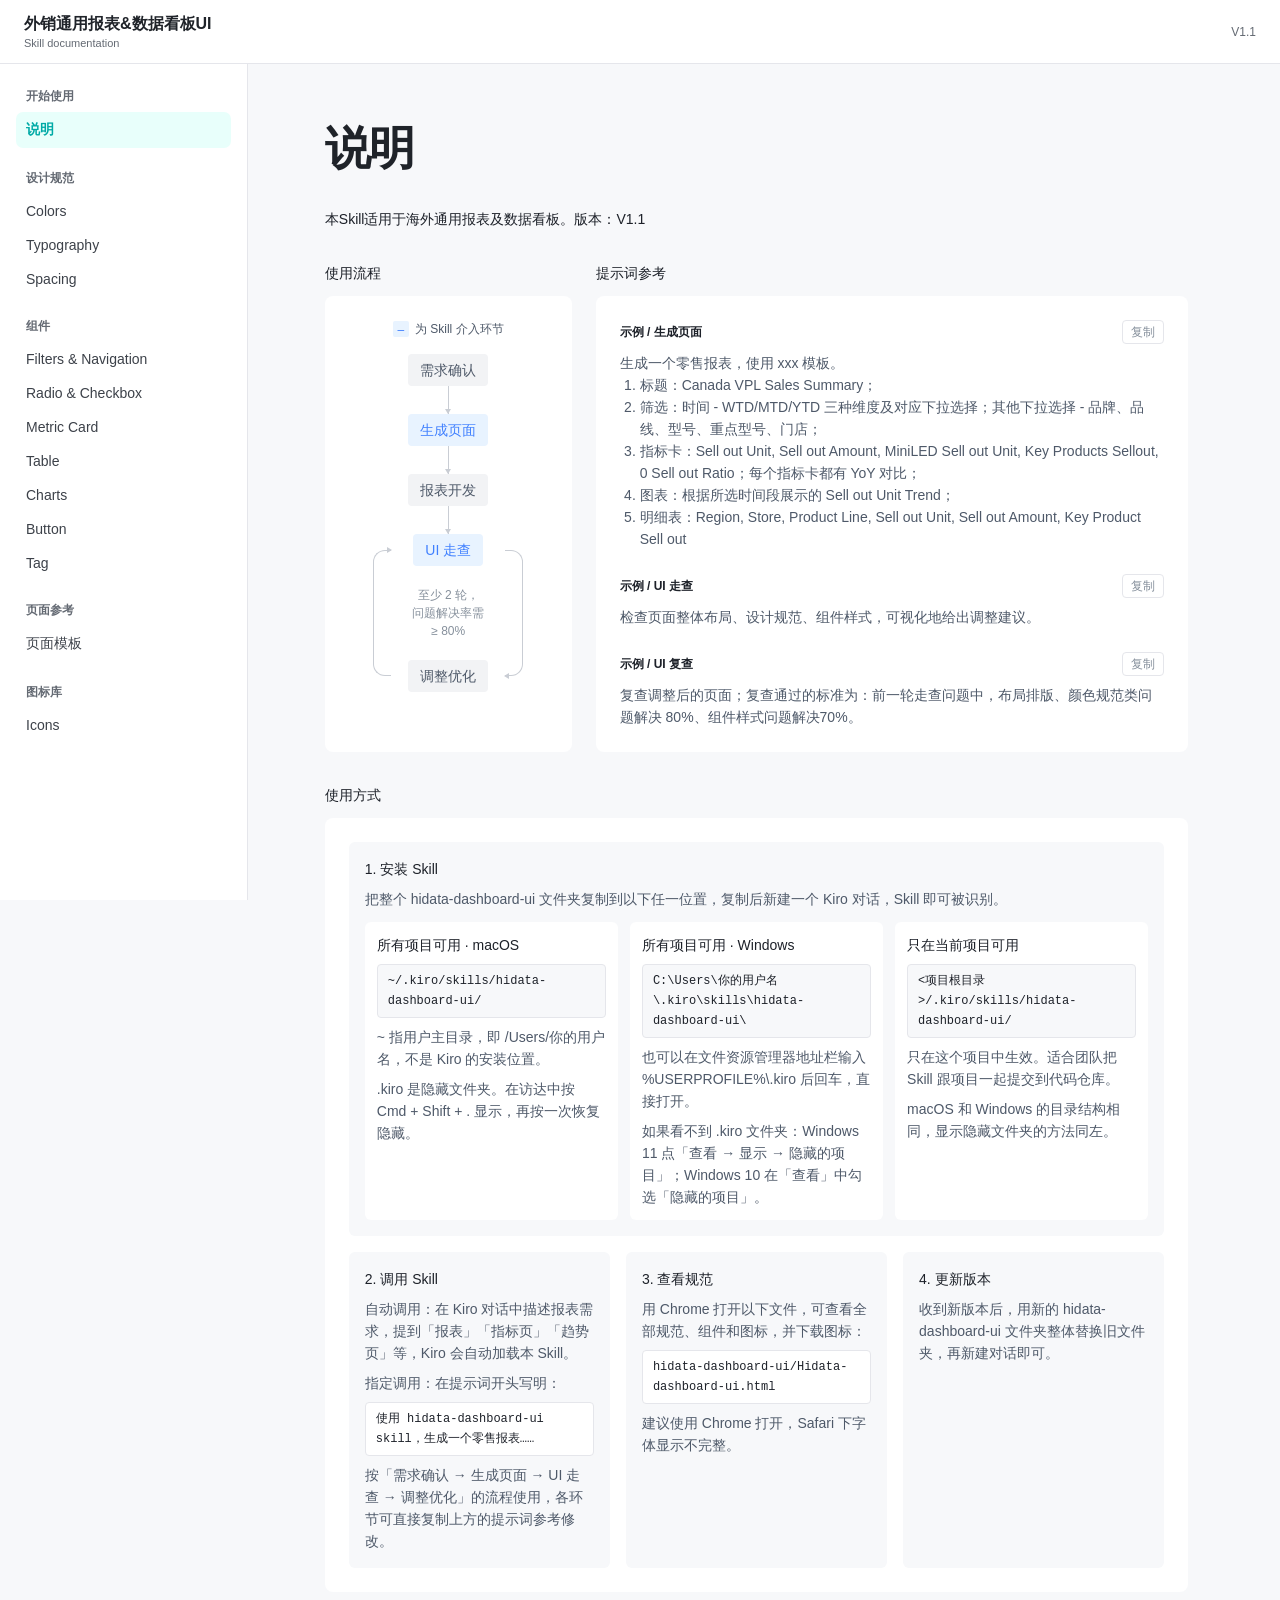
<file: site/index.html>
<!doctype html>
<html lang="zh-CN">
  <head>
    <meta charset="UTF-8" />
    <meta name="viewport" content="width=device-width, initial-scale=1" />
    <meta
      name="description"
      content="外销通用报表&数据看板UI 设计规范、组件、页面参考与图标库"
    />
    <title>外销通用报表&数据看板UI</title>
    <link rel="stylesheet" href="./styles.css" />
  </head>
  <body>
    <a class="skip-link" href="#main-content">跳到主要内容</a>
    <header class="topbar">
      <button
        class="nav-toggle"
        id="nav-toggle"
        type="button"
        aria-label="打开目录"
        aria-controls="sidebar"
        aria-expanded="false"
      >
        <span aria-hidden="true">☰</span>
      </button>
      <a class="brand" href="#getting-started" aria-label="外销通用报表&数据看板UI 首页">
        <span>
          <strong>外销通用报表&数据看板UI</strong>
          <small>Skill documentation</small>
        </span>
      </a>
      <span class="version" id="version"></span>
    </header>

    <div class="shell">
      <aside class="sidebar" id="sidebar" aria-label="文档目录">
        <nav id="navigation"></nav>
      </aside>
      <main class="content" id="main-content" tabindex="-1">
        <div id="page"></div>
      </main>
    </div>

    <div class="toast" id="toast" role="status" aria-live="polite"></div>

    <script src="./icons.js"></script>
    <script src="./catalog.js"></script>
    <script src="./app.js"></script>
  </body>
</html>
</file>
<file: site/styles.css>
/* English: Inter, one face per weight. */
@font-face {
  font-family: "Report Inter";
  font-weight: 400;
  src: local("Inter-Regular"), local("Inter Regular");
}

@font-face {
  font-family: "Report Inter";
  font-weight: 500;
  src: local("Inter-Medium"), local("Inter Medium");
}

@font-face {
  font-family: "Report Inter";
  font-weight: 700;
  src: local("Inter-Bold"), local("Inter Bold");
}

/* Chinese: Alibaba PuHuiTi, one face per weight (1.0 and 2.0 names). Also covers Latin and digits when Inter is missing. */
@font-face {
  font-family: "Report CN";
  font-weight: 400;
  src: local("AlibabaPuHuiTi-Regular"), local("Alibaba PuHuiTi Regular"),
    local("AlibabaPuHuiTi_2_55_Regular"), local("Alibaba PuHuiTi 2 55 Regular");
}

@font-face {
  font-family: "Report CN";
  font-weight: 500;
  src: local("AlibabaPuHuiTi-Medium"), local("Alibaba PuHuiTi Medium"),
    local("AlibabaPuHuiTi_2_65_Medium"), local("Alibaba PuHuiTi 2 65 Medium");
}

@font-face {
  font-family: "Report CN";
  font-weight: 700;
  src: local("AlibabaPuHuiTi-Bold"), local("Alibaba PuHuiTi Bold"),
    local("AlibabaPuHuiTi_2_85_Bold"), local("Alibaba PuHuiTi 2 85 Bold");
}

/* Primary data: D-DIN-PRO Bold only. */
@font-face {
  font-family: "Report Data";
  font-weight: 700;
  src: local("D-DIN-PRO-Bold"), local("D-DIN-PRO Bold");
}

:root {
  color-scheme: light;
  --shell-header: 64px;
  --shell-sidebar: 248px;
  --shell-bg: #f7f8fa;
  --shell-surface: #ffffff;
  --shell-text: #1f2329;
  --shell-muted: #646a73;
  --shell-border: #e5e6eb;
  --shell-accent: #315efb;
  --shell-accent-soft: #eef3ff;
  --shell-radius: 10px;
  font-family: "Report Inter", "Report CN", -apple-system, BlinkMacSystemFont, "Segoe UI", "PingFang SC", "Microsoft YaHei", sans-serif;
}

* {
  box-sizing: border-box;
}

html {
  /* Always reserve the scrollbar so scaled templates never resize the page width (prevents flicker) */
  overflow-y: scroll;
  scrollbar-gutter: stable;
  scroll-behavior: smooth;
}

body {
  margin: 0;
  color: var(--shell-text);
  background: var(--shell-bg);
}

button,
input,
select {
  font: inherit;
}

button,
a,
input,
select {
  outline-offset: 3px;
}

.skip-link {
  position: fixed;
  z-index: 100;
  top: 8px;
  left: 8px;
  padding: 8px 12px;
  color: white;
  background: var(--shell-accent);
  border-radius: 6px;
  transform: translateY(-150%);
}

.skip-link:focus {
  transform: translateY(0);
}

.topbar {
  position: fixed;
  z-index: 20;
  inset: 0 0 auto 0;
  height: var(--shell-header);
  display: flex;
  align-items: center;
  gap: 16px;
  padding: 0 24px;
  background: rgb(255 255 255 / 94%);
  border-bottom: 1px solid var(--shell-border);
  backdrop-filter: blur(12px);
}

.brand {
  display: inline-flex;
  align-items: center;
  gap: 10px;
  color: inherit;
  text-decoration: none;
}

.brand strong,
.brand small {
  display: block;
}

.brand small {
  margin-top: 2px;
  color: var(--shell-muted);
  font-size: 11px;
}

.version {
  margin-left: auto;
  color: var(--shell-muted);
  font-size: 12px;
}

.nav-toggle {
  display: none;
  width: 36px;
  height: 36px;
  border: 1px solid var(--shell-border);
  background: white;
  border-radius: 8px;
  cursor: pointer;
}

.shell {
  min-height: 100vh;
  padding-top: var(--shell-header);
}

.sidebar {
  position: fixed;
  top: var(--shell-header);
  bottom: 0;
  left: 0;
  width: var(--shell-sidebar);
  padding: 24px 16px;
  overflow-y: auto;
  background: var(--shell-surface);
  border-right: 1px solid var(--shell-border);
}

.nav-group + .nav-group {
  margin-top: 22px;
}

.nav-group-title {
  margin: 0 10px 7px;
  color: var(--shell-muted);
  font-size: 12px;
  font-weight: 600;
}

.nav-link {
  display: block;
  padding: 9px 10px;
  color: #3c4149;
  border-radius: 7px;
  font-size: 14px;
  text-decoration: none;
}

.nav-link:hover {
  background: #f4f5f7;
}

.nav-link[aria-current="page"] {
  color: #00aaa6;
  background: #e8fffb;
  font-weight: 600;
}

.content {
  margin-left: var(--shell-sidebar);
  padding: 54px clamp(28px, 6vw, 92px) 96px;
}

.page {
  width: min(960px, 100%);
  margin: 0 auto;
}

.eyebrow {
  margin: 0 0 10px;
  color: var(--shell-accent);
  font-size: 13px;
  font-weight: 650;
  letter-spacing: 0.04em;
  text-transform: uppercase;
}

.page-title-row {
  display: flex;
  align-items: center;
  gap: 12px;
  flex-wrap: wrap;
}

h1 {
  margin: 0;
  font-size: clamp(32px, 5vw, 46px);
  letter-spacing: -0.035em;
}

.summary {
  max-width: 720px;
  margin: 18px 0 38px;
  color: var(--shell-muted);
  font-size: 17px;
  line-height: 1.75;
}

.status {
  padding: 4px 9px;
  color: #6b4e00;
  background: #fff6d8;
  border: 1px solid #f4df9b;
  border-radius: 999px;
  font-size: 12px;
}

.block,
.icon-toolbar,
.icon-empty {
  margin-top: 20px;
  padding: 22px;
  background: var(--shell-surface);
  border: 1px solid var(--shell-border);
  border-radius: var(--shell-radius);
}

.block h2 {
  margin: 0 0 10px;
  font-size: 18px;
}

.block p {
  margin: 0;
  color: var(--shell-muted);
  line-height: 1.75;
}

.notice {
  border-left: 3px solid var(--shell-accent);
}

.card-grid,
.icon-grid {
  display: grid;
  grid-template-columns: repeat(auto-fit, minmax(190px, 1fr));
  gap: 14px;
}

.card {
  padding: 18px;
  border: 1px solid var(--shell-border);
  border-radius: 9px;
}

.card h2 {
  margin: 0 0 8px;
  font-size: 16px;
}

.card p {
  margin: 0;
  color: var(--shell-muted);
  font-size: 14px;
  line-height: 1.6;
}

.source-link {
  display: inline-block;
  margin-top: 28px;
  color: var(--shell-accent);
}

.icon-toolbar {
  display: flex;
  gap: 12px;
  flex-wrap: wrap;
}

.field {
  display: grid;
  gap: 6px;
  min-width: 180px;
  flex: 1;
}

.field label {
  color: var(--shell-muted);
  font-size: 12px;
}

.field input,
.field select {
  height: 40px;
  padding: 0 12px;
  color: var(--shell-text);
  background: white;
  border: 1px solid #cfd2d8;
  border-radius: 7px;
}

.icon-grid {
  margin-top: 16px;
}

.icon-card {
  display: grid;
  gap: 12px;
  padding: 18px;
  background: white;
  border: 1px solid var(--shell-border);
  border-radius: 9px;
}

.icon-preview {
  display: grid;
  min-height: 96px;
  place-items: center;
  color: var(--preview-color, currentColor);
  background: #fafbfc;
  border-radius: 7px;
}

.icon-actions {
  display: flex;
  gap: 8px;
}

.icon-actions button {
  padding: 7px 10px;
  border: 1px solid var(--shell-border);
  background: white;
  border-radius: 6px;
  cursor: pointer;
}

.icon-empty {
  color: var(--shell-muted);
  text-align: center;
}

.toast {
  position: fixed;
  z-index: 50;
  right: 24px;
  bottom: 24px;
  padding: 10px 14px;
  color: white;
  background: #20242b;
  border-radius: 7px;
  opacity: 0;
  pointer-events: none;
  transform: translateY(8px);
  transition: 160ms ease;
}

.toast.visible {
  opacity: 1;
  transform: translateY(0);
}

@media (max-width: 760px) {
  .topbar {
    padding: 0 16px;
  }

  .nav-toggle {
    display: inline-grid;
    place-items: center;
  }

  .sidebar {
    z-index: 15;
    width: min(82vw, var(--shell-sidebar));
    transform: translateX(-100%);
    transition: transform 180ms ease;
    box-shadow: 12px 0 30px rgb(0 0 0 / 8%);
  }

  .sidebar.open {
    transform: translateX(0);
  }

  .content {
    margin-left: 0;
    padding: 40px 20px 72px;
  }

  .version {
    display: none;
  }
}

@media (prefers-reduced-motion: reduce) {
  html {
    scroll-behavior: auto;
  }

  *,
  *::before,
  *::after {
    transition-duration: 0.01ms !important;
  }
}
.palette-list {
  display: grid;
  gap: 34px;
}

.palette-section {
  min-width: 0;
}

.palette-header {
  display: flex;
  align-items: baseline;
  justify-content: space-between;
  gap: 20px;
  margin-bottom: 12px;
}

.palette-header h2 {
  margin: 0;
  font-size: 18px;
}

.palette-header p {
  margin: 0;
  color: var(--shell-muted);
  font-size: 13px;
}

.palette-scroll {
  overflow-x: auto;
  border-radius: var(--shell-radius);
  box-shadow: 0 0 0 1px rgb(29 33 41 / 8%);
}

.palette-track {
  display: grid;
  grid-template-columns: repeat(10, minmax(92px, 1fr));
  min-width: 920px;
}

.color-swatch {
  position: relative;
  min-width: 0;
  display: flex;
  flex-direction: column;
  justify-content: flex-start;
  gap: 16px;
  align-items: flex-start;
  padding: 14px 12px;
  color: inherit;
  border: 0;
  cursor: pointer;
  text-align: left;
  transition:
    transform 140ms ease,
    box-shadow 140ms ease;
}

.color-swatch:first-child {
  border-radius: var(--shell-radius) 0 0 var(--shell-radius);
}

.color-swatch:last-child {
  border-radius: 0 var(--shell-radius) var(--shell-radius) 0;
}

.color-swatch:hover {
  z-index: 1;
  transform: translateY(-4px);
  box-shadow: 0 8px 20px rgb(29 33 41 / 18%);
}

.color-swatch:focus-visible {
  z-index: 2;
  outline: 3px solid #ffffff;
  outline-offset: -5px;
  box-shadow: 0 0 0 3px #1d2129;
}

.color-name,
.color-hex {
  display: block;
  white-space: nowrap;
  line-height: 18px;
}

.color-name {
  font-size: 12px;
  font-weight: 650;
}

.color-hex {
  font-size: 12px;
  font-variant-numeric: tabular-nums;
  opacity: 0.92;
}

@media (max-width: 760px) {
  .palette-list {
    gap: 28px;
  }

  .palette-header {
    display: block;
  }

  .palette-header p {
    margin-top: 5px;
  }

  .palette-scroll {
    margin-right: -20px;
    border-radius: var(--shell-radius) 0 0 var(--shell-radius);
  }
}
.page-title-row + .palette-list,
.page-title-row + .typography-content {
  margin-top: 38px;
}

.typography-content {
  display: grid;
  gap: 48px;
}

.type-section {
  min-width: 0;
}

.section-title {
  margin: 0 0 16px;
  font-size: 20px;
  line-height: 28px;
  font-weight: 500;
}

.font-family-grid {
  display: grid;
  grid-template-columns: repeat(3, minmax(0, 1fr));
  gap: 16px;
}

.font-family-card {
  display: grid;
  gap: 12px;
  min-height: 128px;
  padding: 22px;
  background: var(--shell-surface);
  border: 1px solid var(--shell-border);
  border-radius: var(--shell-radius);
}

.font-language {
  color: var(--shell-muted);
  font-size: 12px;
  line-height: 18px;
}

.font-family-name {
  align-self: end;
  font-size: 24px;
  line-height: 32px;
  font-weight: 700;
}

.font-family-card:nth-child(1) .font-family-name {
  font-family: "Report CN", -apple-system, BlinkMacSystemFont, "Segoe UI", "PingFang SC", "Microsoft YaHei", sans-serif;
}

.font-family-card:nth-child(2) .font-family-name {
  font-family: "Report Inter", -apple-system, BlinkMacSystemFont, "Segoe UI", "PingFang SC", "Microsoft YaHei", sans-serif;
}

.font-family-card:nth-child(3) .font-family-name {
  font-family: "Report Data", "Report Inter", "Report CN", -apple-system, BlinkMacSystemFont, "Segoe UI", "PingFang SC", "Microsoft YaHei", sans-serif;
}

.type-note {
  margin: 14px 0 0;
  color: var(--shell-muted);
  font-size: 13px;
  line-height: 20px;
}

.type-scale-header {
  display: flex;
  align-items: center;
  justify-content: space-between;
  gap: 20px;
  margin-bottom: 16px;
}

.type-scale-header .section-title {
  margin: 0;
}

.language-switch {
  display: inline-flex;
  padding: 3px;
  background: #eef0f3;
  border-radius: 8px;
}

.language-button {
  min-width: 72px;
  padding: 6px 12px;
  color: var(--shell-muted);
  background: transparent;
  border: 0;
  border-radius: 6px;
  cursor: pointer;
  font-size: 13px;
  line-height: 20px;
}

.language-button[aria-pressed="true"] {
  color: var(--shell-text);
  background: var(--shell-surface);
  box-shadow: 0 1px 3px rgb(29 33 41 / 12%);
  font-weight: 500;
}

.type-table-scroll {
  overflow-x: auto;
  background: var(--shell-surface);
  border: 1px solid var(--shell-border);
  border-radius: var(--shell-radius);
}

.type-table {
  width: 100%;
  min-width: 840px;
  border-collapse: collapse;
  table-layout: fixed;
}

.type-table th,
.type-table td {
  padding: 18px;
  border-bottom: 1px solid var(--shell-border);
  text-align: left;
  vertical-align: top;
}

.type-table tr:last-child td {
  border-bottom: 0;
}

.type-table th {
  color: var(--shell-muted);
  background: #fafbfc;
  font-size: 12px;
  line-height: 18px;
  font-weight: 500;
}

.type-table th:nth-child(1),
.type-table td:nth-child(1) {
  width: 100px;
}

.type-table th:nth-child(2),
.type-table td:nth-child(2) {
  width: 100px;
}

.type-table th:nth-child(3),
.type-table td:nth-child(3) {
  width: 270px;
}

.type-size {
  font-variant-numeric: tabular-nums;
}

.type-cell {
  display: grid;
  gap: 8px;
}

.type-name {
  color: var(--shell-muted);
  font-size: 12px;
  line-height: 18px;
  font-weight: 500;
}

.type-sample {
  display: block;
  overflow-wrap: anywhere;
}

.type-usage {
  color: var(--shell-muted);
  font-size: 14px;
  line-height: 22px;
}

@media (max-width: 760px) {
  .font-family-grid {
    grid-template-columns: 1fr;
  }

  .type-scale-header {
    align-items: flex-start;
    flex-direction: column;
  }

  .type-table-scroll {
    margin-right: -20px;
    border-radius: var(--shell-radius) 0 0 var(--shell-radius);
  }
}

.semantic-color-swatch .color-usage {
  display: block;
  max-width: 100%;
  font-size: 13px;
  line-height: 20px;
  font-weight: 500;
  white-space: normal;
}

.semantic-color-track {
  width: 100%;
}
.page-title-row + .component-doc {
  margin-top: 38px;
}

.component-doc {
  display: grid;
  gap: 48px;
}

.component-section {
  min-width: 0;
}

.component-description {
  max-width: 720px;
  margin: -8px 0 18px;
  color: var(--shell-muted);
  font-size: 14px;
  line-height: 22px;
}

.component-section-body {
  min-width: 0;
}

.selection-menu-grid {
  display: grid;
  grid-template-columns: repeat(2, minmax(0, 1fr));
  gap: 18px;
}

.component-demo-card {
  min-width: 0;
  overflow: hidden;
  background: var(--shell-surface);
  border: 1px solid var(--shell-border);
  border-radius: var(--shell-radius);
}

.demo-card-title {
  margin: 0;
  padding: 16px 18px;
  border-bottom: 1px solid var(--shell-border);
  font-size: 14px;
  line-height: 22px;
  font-weight: 500;
}

.component-preview {
  padding: 24px;
  background: #f7f8fa;
}

.select-trigger {
  width: 100%;
  height: 32px;
  display: flex;
  align-items: center;
  justify-content: space-between;
  gap: 12px;
  padding: 0 12px;
  color: #4e5969;
  background: #ffffff;
  border: 1px solid #e5e6eb;
  border-radius: 6px;
  cursor: pointer;
  font-size: 14px;
  line-height: 22px;
  text-align: left;
}

.select-trigger:hover,
.select-trigger.is-hover {
  color: #4e5969;
  background: #ffffff;
  border-color: #00aaa6;
}

.select-trigger.is-active {
  color: #1d2129;
  background: #ffffff;
  border-color: #00aaa6;
}

.select-chevron,
.submenu-chevron {
  width: 8px;
  height: 8px;
  flex: 0 0 auto;
  border-right: 1.5px solid #c9cdd4;
  border-bottom: 1.5px solid #c9cdd4;
  transform: rotate(45deg) translateY(-2px);
}

.select-trigger.is-active .select-chevron {
  border-color: #00aaa6;
  transform: rotate(225deg) translate(-1px, -1px);
}

.menu-demo-preview {
  min-height: 390px;
}

.menu-demo-preview > .select-trigger {
  margin-bottom: 10px;
}

.demo-dropdown-menu {
  overflow: hidden;
  background: #ffffff;
  border: 1px solid #e5e6eb;
  border-radius: 6px;
  box-shadow: 0 8px 24px rgb(29 33 41 / 12%);
}

.cascader-menu {
  display: grid;
  grid-template-columns: repeat(2, minmax(0, 1fr));
}

.menu-column {
  padding: 8px;
}

.menu-column + .menu-column {
  border-left: 1px solid #e5e6eb;
}

.menu-option {
  width: 100%;
  min-height: 40px;
  display: flex;
  align-items: center;
  justify-content: space-between;
  gap: 10px;
  padding: 8px 12px;
  color: #1d2129;
  background: #ffffff;
  border: 0;
  border-radius: 6px;
  cursor: pointer;
  font-size: 14px;
  line-height: 22px;
  text-align: left;
}

.menu-option:hover {
  color: #1d2129;
  background: #f7f8fa;
}

.menu-option.is-selected {
  color: #00aaa6;
  background: #ffffff;
  font-weight: 400;
}

.menu-column:first-child .menu-option.is-selected {
  background: #e8fffb;
}

.submenu-chevron {
  transform: rotate(-45deg);
}

.multi-menu {
  padding: 8px;
}

.multi-option {
  justify-content: flex-start;
}

.multi-option.is-selected {
  color: #4e5969;
  background: #ffffff;
  font-weight: 400;
}

.multi-option.is-selected:hover {
  background: #f7f8fa;
}

.checkbox-mark {
  position: relative;
  width: 16px;
  height: 16px;
  flex: 0 0 auto;
  background: #ffffff;
  border: 1px solid #c9cdd4;
  border-radius: 3px;
}

.checkbox-mark.is-checked,
.checkbox-mark.is-partial {
  background: #00aaa6;
  border-color: #00aaa6;
}

.checkbox-mark.is-checked::after {
  position: absolute;
  top: 2px;
  left: 5px;
  width: 4px;
  height: 7px;
  border-right: 2px solid #ffffff;
  border-bottom: 2px solid #ffffff;
  content: "";
  transform: rotate(45deg);
}

.checkbox-mark.is-partial::after {
  position: absolute;
  top: 6px;
  left: 3px;
  width: 8px;
  height: 2px;
  background: #ffffff;
  content: "";
}

.filter-tag-group {
  display: inline-flex;
  align-items: center;
  gap: 4px;
  box-sizing: border-box;
  height: 32px;
  padding: 4px;
  background: #ffffff;
  border-radius: 6px;
}

/* Container 32px high with a 4px inset, so each tag is 24px */
.filter-tag {
  height: 24px;
  min-width: 64px;
  padding: 0 12px;
  color: #86909c;
  background: transparent;
  border: 0;
  border-radius: 4px;
  cursor: pointer;
  font-size: 14px;
  line-height: 22px;
}

.filter-tag:hover {
  color: #009093;
  background: #e8fffb;
}

.filter-tag.is-active {
  color: #ffffff;
  background: #00aaa6;
  font-weight: 500;
}

.tabs-demo-preview {
  min-height: 280px;
  padding: 32px;
}

.tabs-list {
  display: flex;
  align-items: flex-end;
  gap: 32px;
  overflow-x: auto;
  overflow-y: hidden;
  /* Still scrollable on narrow screens, but never shows a scrollbar */
  scrollbar-width: none;
  border-bottom: 1px solid #e5e6eb;
}

.tabs-list::-webkit-scrollbar {
  display: none;
}

/* The 3px underline covers the 1px bottom border from inside the list, so nothing overflows */
.tabs-list .tab.is-active::after {
  bottom: 0;
}

.tab {
  position: relative;
  min-height: 42px;
  flex: 0 0 auto;
  padding: 0 0 12px;
  color: #86909c;
  background: transparent;
  border: 0;
  cursor: pointer;
  font-size: 16px;
  line-height: 24px;
}

.tab:hover {
  color: #00aaa6;
}

.tab.is-active {
  color: #1d2129;
  font-weight: 500;
}

.tab.is-active::after {
  position: absolute;
  right: 0;
  bottom: -1px;
  left: 0;
  height: 3px;
  background: #00aaa6;
  border-radius: 2px 2px 0 0;
  content: "";
}

.tab-panel {
  min-height: 150px;
  display: grid;
  place-items: center;
  margin-top: 20px;
  color: #86909c;
  background: #ffffff;
  border-radius: 8px;
  font-size: 14px;
  line-height: 22px;
}

@media (max-width: 900px) {
  .selection-menu-grid {
    grid-template-columns: 1fr;
  }
}

@media (max-width: 760px) {
  .component-preview {
    padding: 18px;
  }
}
.dropdown-state-grid {
  display: grid;
  grid-template-columns: repeat(3, minmax(0, 1fr));
  gap: 16px;
}

.dropdown-state-card {
  min-width: 0;
  padding: 18px;
  background: #ffffff;
  border: 1px solid #e5e6eb;
  border-radius: 8px;
}

.dropdown-state-name {
  margin: 0 0 14px;
  font-size: 14px;
  line-height: 22px;
  font-weight: 500;
}

.state-trigger-sample {
  cursor: default;
}

.state-trigger-sample:not(.is-hover):not(.is-active):hover {
  color: #4e5969;
  background: #ffffff;
  border-color: #e5e6eb;
}

.dropdown-state-specs {
  display: grid;
  gap: 0;
  margin: 16px 0 0;
}

.state-spec-row {
  display: flex;
  justify-content: space-between;
  gap: 16px;
  padding: 8px 0;
  border-top: 1px solid #f2f3f5;
  font-size: 12px;
  line-height: 18px;
}

.state-spec-row dt {
  color: #86909c;
}

.state-spec-row dd {
  margin: 0;
  color: #1d2129;
  font-variant-numeric: tabular-nums;
  text-align: right;
}

@media (max-width: 900px) {
  .dropdown-state-grid {
    grid-template-columns: 1fr;
  }
}
.combined-component-doc {
  gap: 64px;
}

.component-family {
  min-width: 0;
}

.component-family + .component-family {
  padding-top: 56px;
  border-top: 1px solid #e5e6eb;
}

.component-family-title {
  margin: 0 0 28px;
  font-size: 24px;
  line-height: 32px;
  font-weight: 700;
}

.component-family-body {
  display: grid;
  gap: 40px;
}

.compact-component-preview {
  min-height: 140px;
  display: grid;
  place-items: center;
}

.state-control-preview {
  min-height: 64px;
  display: flex;
  align-items: center;
  padding: 12px;
  background: #f7f8fa;
  border-radius: 6px;
}

.state-filter-tag-sample {
  min-width: 80px;
  display: inline-flex;
  align-items: center;
  justify-content: center;
}

.filter-tag.is-hover {
  color: #009093;
  background: #e8fffb;
}

.state-filter-tag-sample:not(.is-hover):not(.is-active):hover {
  color: #86909c;
  background: #ffffff;
}

.state-tab-preview {
  align-items: flex-end;
  padding-bottom: 8px;
}

.state-tab-sample {
  display: inline-flex;
  align-items: center;
}

.tab.is-hover {
  color: #00aaa6;
}

.state-tab-sample:not(.is-hover):not(.is-active):hover {
  color: #86909c;
}

.primary-data-sample {
  font-family: "Report Data", "Report Inter", "Report CN", -apple-system, BlinkMacSystemFont, "Segoe UI", "PingFang SC", "Microsoft YaHei", sans-serif;
  font-synthesis: none;
  font-variant-numeric: tabular-nums;
  letter-spacing: 0;
}
.metric-card-doc {
  gap: 48px;
}

.metric-card-grid {
  display: grid;
  grid-template-columns: repeat(4, minmax(0, 1fr));
  gap: 16px;
}

.metric-card-grid-compact {
  grid-template-columns: repeat(3, minmax(0, 1fr));
}

.metric-card {
  position: relative;
  min-width: 0;
  display: flex;
  flex-direction: column;
  padding: 16px;
  overflow: visible;
  border: 0;
  border-radius: 6px;
}

.metric-tone-primary {
  background: #e7f4f9;
}

.metric-tone-blue {
  background: #e5eefc;
}

.metric-tone-orange {
  background: #f7f1e8;
}

.metric-tone-neutral {
  background: #ffffff;
  border: 0;
}

.metric-card-heading {
  min-height: 22px;
  display: flex;
  align-items: flex-start;
  justify-content: space-between;
  gap: 8px;
}

.metric-title-block {
  min-width: 0;
}

.metric-local-title {
  display: block;
  margin-bottom: 2px;
  color: #4e5969;
  font-size: 12px;
  line-height: 18px;
  font-weight: 500;
}

.metric-title {
  margin: 0;
  overflow: hidden;
  color: #1d2129;
  font-size: 14px;
  line-height: 22px;
  font-weight: 500;
  text-overflow: ellipsis;
  white-space: nowrap;
}

.metric-help {
  position: relative;
  width: 18px;
  height: 18px;
  display: inline-grid;
  flex: 0 0 auto;
  place-items: center;
  padding: 0;
  color: #86909c;
  background: transparent;
  border: 0;
  border-radius: 0;
  cursor: help;
}

.metric-help > svg {
  width: 18px;
  height: 18px;
}

.metric-help:hover,
.metric-help:focus-visible {
  color: #00aaa6;
}

.metric-tooltip {
  position: absolute;
  z-index: 5;
  right: -8px;
  bottom: calc(100% + 10px);
  width: 230px;
  display: none;
  padding: 10px 12px;
  color: #ffffff;
  background: #272e3b;
  border-radius: 6px;
  box-shadow: 0 8px 20px rgb(29 33 41 / 20%);
  text-align: left;
}

.metric-tooltip::after {
  position: absolute;
  right: 12px;
  bottom: -5px;
  width: 10px;
  height: 10px;
  background: #272e3b;
  content: "";
  transform: rotate(45deg);
}

.metric-tooltip strong,
.metric-tooltip span {
  display: block;
}

.metric-tooltip strong {
  font-size: 12px;
  line-height: 18px;
  font-weight: 500;
}

.metric-tooltip span {
  margin-top: 2px;
  color: #e5e6eb;
  font-size: 12px;
  line-height: 18px;
  font-weight: 400;
}

.metric-help:hover .metric-tooltip,
.metric-help:focus-visible .metric-tooltip {
  display: block;
}

.metric-value {
  margin-top: 8px;
  color: #1d2129;
  font-family: "Report Data", "Report Inter", "Report CN", -apple-system, BlinkMacSystemFont, "Segoe UI", "PingFang SC", "Microsoft YaHei", sans-serif;
  font-size: 28px;
  line-height: 36px;
  font-weight: 700;
  font-synthesis: none;
  font-variant-numeric: tabular-nums;
}

.metric-comparisons {
  display: grid;
  gap: 2px;
  margin-top: auto;
  padding-top: 8px;
}

.metric-comparison {
  display: flex;
  align-items: center;
  justify-content: space-between;
  gap: 12px;
  font-size: 12px;
  line-height: 18px;
}

.metric-comparison-label {
  color: #86909c;
}

.metric-comparison-value {
  color: #4e5969;
  font-family: "Report Inter", Inter, sans-serif;
  font-variant-numeric: tabular-nums;
}

.trend-up-general,
.trend-down-us {
  color: #f83a3a;
}

.trend-down-general {
  color: #3491fa;
}

.trend-up-us {
  color: #52c41a;
}

.trend-flat {
  color: #86909c;
}

.metric-tag {
  flex: 0 0 auto;
  padding: 4px 8px;
  color: #009093;
  background: #e8fffb;
  border-radius: 4px;
  font-size: 12px;
  line-height: 18px;
}

.metric-sparkline {
  width: min(160px, 60%);
  height: 64px;
  overflow: visible;
}

.trend-convention-grid {
  display: grid;
  grid-template-columns: repeat(2, minmax(0, 1fr));
  gap: 16px;
}

.trend-convention {
  padding: 18px;
  background: #ffffff;
  border: 1px solid #e5e6eb;
  border-radius: 6px;
}

.trend-convention-title {
  margin: 0 0 14px;
  font-size: 14px;
  line-height: 22px;
  font-weight: 500;
}

.trend-items {
  display: grid;
  grid-template-columns: repeat(3, minmax(0, 1fr));
  gap: 12px;
}

.trend-item {
  display: grid;
  gap: 4px;
}

.trend-item strong {
  font-family: "Report Inter", Inter, sans-serif;
  font-size: 14px;
  line-height: 22px;
  font-weight: 500;
}

.trend-label {
  color: #4e5969;
  font-size: 12px;
  line-height: 18px;
}

.metric-spec-grid {
  display: grid;
  grid-template-columns: repeat(3, minmax(0, 1fr));
  overflow: hidden;
  background: #ffffff;
  border: 1px solid #e5e6eb;
  border-radius: 6px;
}

.metric-spec-item {
  display: grid;
  gap: 6px;
  padding: 16px;
  border-right: 1px solid #e5e6eb;
  border-bottom: 1px solid #e5e6eb;
}

.metric-spec-item:nth-child(3n) {
  border-right: 0;
}

.metric-spec-item:nth-last-child(-n + 3) {
  border-bottom: 0;
}

.metric-spec-item span {
  color: #86909c;
  font-size: 12px;
  line-height: 18px;
}

.metric-spec-item strong {
  color: #1d2129;
  font-size: 14px;
  line-height: 22px;
  font-weight: 500;
}

@media (max-width: 1000px) {
  .metric-card-grid {
    grid-template-columns: repeat(2, minmax(0, 1fr));
  }
}

@media (max-width: 760px) {
  .metric-card-grid,
  .metric-card-grid-compact,
  .trend-convention-grid,
  .metric-spec-grid {
    grid-template-columns: 1fr;
  }

  .metric-spec-item,
  .metric-spec-item:nth-child(3n),
  .metric-spec-item:nth-last-child(-n + 3) {
    border-right: 0;
    border-bottom: 1px solid #e5e6eb;
  }

  .metric-spec-item:last-child {
    border-bottom: 0;
  }
}
.metric-card-example {
  min-width: 0;
  display: grid;
  grid-template-rows: auto 1fr;
  gap: 10px;
}

.metric-card-caption {
  min-height: 36px;
  margin: 0;
  color: #4e5969;
  font-size: 12px;
  line-height: 18px;
  font-weight: 500;
}

.metric-icon {
  display: inline-block;
  flex: 0 0 auto;
  color: inherit;
}

.trend-value {
  display: inline-flex;
  align-items: center;
  gap: 3px;
}

.trend-value .metric-icon-up,
.trend-value .metric-icon-down {
  width: 10px;
  height: 10px;
}
.metric-tone-subtle {
  background: #f7f8fa;
}

/* Sparkline card: title, value and tag stacked on the left, line on the right */
.metric-card.metric-card-sparkline {
  flex-direction: row;
  align-items: center;
  justify-content: space-between;
  gap: 24px;
  padding: 16px;
}

.metric-sparkline-main {
  min-width: 0;
  display: flex;
  flex-direction: column;
  align-items: flex-start;
}

.metric-card-sparkline .metric-title {
  color: #4e5969;
  font-size: 16px;
  line-height: 24px;
}

.metric-card-sparkline .metric-value {
  margin-top: 8px;
}

.metric-card-sparkline .metric-tag {
  margin-top: 12px;
  padding: 4px 12px;
  font-size: 14px;
  line-height: 22px;
}

.metric-card-sparkline .metric-sparkline {
  width: min(240px, 55%);
  height: 72px;
  margin-top: 32px;
}

/* Trend color specification */
.trend-color-spec {
  display: inline-flex;
  align-items: center;
  gap: 6px;
  margin-top: 4px;
  color: #86909c;
  font-family: "Report Inter", Inter, sans-serif;
  font-size: 12px;
  line-height: 18px;
}

.trend-color-dot {
  width: 10px;
  height: 10px;
  flex: 0 0 auto;
  background: currentColor;
  border-radius: 2px;
}
/* Preview canvas so #F7F8FA and #FFFFFF cards stay visible against the page */
.metric-card-doc .metric-card-grid {
  padding: 20px;
  background: #f2f3f5;
  border-radius: 8px;
}

.metric-card-sparkline .metric-tag {
  white-space: nowrap;
}

/* Special card + horizontal secondary metrics, side by side */
.metric-pair-row {
  display: grid;
  grid-template-columns: minmax(0, 2fr) minmax(0, 3fr);
  gap: 32px;
  align-items: start;
}

.metric-card-grid-single {
  grid-template-columns: minmax(0, 1fr);
}

.metric-secondary-canvas {
  padding: 20px;
  background: #ffffff;
  border-radius: 8px;
}

.metric-secondary-list {
  padding: 0 16px;
  background: #f7f8fa;
  border-radius: 6px;
}

.metric-secondary-row {
  display: grid;
  grid-template-columns: minmax(0, 1fr) auto auto auto;
  align-items: center;
  column-gap: 20px;
  height: 46px;
  border-bottom: 1px solid #e5e6eb;
}

.metric-secondary-row:last-child {
  border-bottom: 0;
}

.metric-secondary-title {
  overflow: hidden;
  color: #1d2129;
  font-size: 14px;
  line-height: 22px;
  text-overflow: ellipsis;
  white-space: nowrap;
}

.metric-secondary-value {
  color: #1d2129;
  font-family: "Report Data", "Report Inter", "Report CN", -apple-system, BlinkMacSystemFont, "Segoe UI", "PingFang SC", "Microsoft YaHei", sans-serif;
  font-size: 16px;
  line-height: 24px;
  font-weight: 700;
  font-synthesis: none;
  font-variant-numeric: tabular-nums;
  text-align: right;
}

.metric-secondary-compare {
  display: inline-flex;
  align-items: center;
  gap: 12px;
}

.metric-secondary-number {
  display: inline-grid;
  justify-items: end;
}

.metric-secondary-number > span {
  grid-area: 1 / 1;
}

.metric-secondary-sizer {
  visibility: hidden;
}

.metric-secondary-chip {
  padding: 2px 8px;
  color: #86909c;
  background: #ffffff;
  border-radius: 4px;
  font-size: 12px;
  line-height: 18px;
}

.metric-secondary-trend {
  font-size: 14px;
  line-height: 22px;
  font-variant-numeric: tabular-nums;
}

@media (max-width: 1100px) {
  .metric-pair-row {
    grid-template-columns: minmax(0, 1fr);
  }
}

.trend-color-spec {
  align-items: flex-start;
}

.trend-color-dot {
  margin-top: 4px;
}

.trend-color-text {
  display: grid;
}
/* Table component */
.table-preview {
  padding: 24px;
  background: #f2f3f5;
  border-radius: 8px;
}

.data-table-scroll {
  overflow-x: auto;
  border-radius: 6px;
}

.data-table {
  width: 100%;
  min-width: 760px;
  border-collapse: collapse;
  background: #ffffff;
}

.data-table th,
.data-table td {
  padding: 0 16px;
  text-align: center;
  white-space: nowrap;
  font-size: 14px;
  line-height: 22px;
  font-weight: 400;
}

.data-table th {
  height: 48px;
  color: #4e5969;
  background: #e0f2f5;
  border-right: 1px solid #ffffff;
}

.data-table td {
  height: 48px;
  color: #1d2129;
  border-right: 1px solid #ffffff;
}

.data-table th:last-child,
.data-table td:last-child {
  border-right: 0;
}

.data-table tbody tr:nth-child(odd) td {
  background: #ffffff;
}

.data-table tbody tr:nth-child(even) td {
  background: #f7f8fa;
}

.report-table-scroll {
  overflow-x: auto;
  border: 1px solid #e5e6eb;
  border-radius: 6px;
}

.report-table {
  width: 100%;
  min-width: 760px;
  border-collapse: collapse;
  background: #ffffff;
}

.report-table th,
.report-table td {
  height: 36px;
  padding: 0 16px;
  text-align: center;
  white-space: nowrap;
  font-size: 14px;
  line-height: 22px;
  font-weight: 400;
  border: 1px solid #e5e6eb;
}

.report-table th {
  color: #ffffff;
  background: #00aaa6;
  border-top: 0;
}

.report-table td {
  color: #1d2129;
}

.report-table tr > :first-child {
  border-left: 0;
}

.report-table tr > :last-child {
  border-right: 0;
}

.report-table tbody tr:last-child td {
  border-bottom: 0;
}

.report-total-row td {
  background: #e0f2f5;
  font-weight: 700;
}

.table-number {
  font-variant-numeric: tabular-nums;
}

.table-link {
  padding: 0;
  color: #00aaa6;
  background: transparent;
  border: 0;
  cursor: pointer;
  font: inherit;
  font-size: 14px;
  line-height: 22px;
}

.table-link:hover,
.table-link.is-hover,
.table-link:focus-visible {
  color: #009093;
  text-decoration: underline;
  text-underline-offset: 3px;
}

.table-link-preview {
  justify-content: center;
  background: #ffffff;
  border: 1px solid #f2f3f5;
}

.table-link-states {
  grid-template-columns: repeat(2, minmax(0, 1fr));
}

/* Tag component */
.tag-type-grid {
  display: grid;
  grid-template-columns: repeat(3, minmax(0, 1fr));
  gap: 16px;
}

.tag-list {
  display: flex;
  flex-direction: column;
  align-items: center;
  gap: 16px;
  padding: 24px 20px;
}

.report-tag {
  box-sizing: border-box;
  display: inline-flex;
  align-items: center;
  height: 24px;
  padding: 0 8px;
  border: 1px solid transparent;
  border-radius: 4px;
  font-size: 12px;
  line-height: 18px;
  font-weight: 400;
  white-space: nowrap;
}

.report-tag-solid {
  color: #ffffff;
}

.report-tag-outline {
  background: transparent;
}

@media (max-width: 1000px) {
  .tag-type-grid {
    grid-template-columns: minmax(0, 1fr);
  }
}

/* Spec tables */
.spec-table-scroll {
  overflow-x: auto;
  background: #ffffff;
  border: 1px solid #e5e6eb;
  border-radius: 6px;
}

.spec-table {
  width: 100%;
  border-collapse: collapse;
}

.spec-table th,
.spec-table td {
  padding: 12px 16px;
  border-bottom: 1px solid #e5e6eb;
  text-align: left;
  font-size: 14px;
  line-height: 22px;
}

.spec-table tr:last-child td {
  border-bottom: 0;
}

.spec-table th {
  color: #86909c;
  background: #fafbfc;
  font-size: 12px;
  line-height: 18px;
  font-weight: 500;
}

.spec-table td {
  color: #1d2129;
  font-variant-numeric: tabular-nums;
}

.spec-table td:first-child {
  color: #4e5969;
}

.spec-swatch {
  width: 14px;
  height: 14px;
  display: inline-block;
  margin-right: 8px;
  vertical-align: -2px;
  border: 1px solid rgb(29 33 41 / 12%);
  border-radius: 3px;
}

@media (max-width: 760px) {
  .table-link-states {
    grid-template-columns: 1fr;
  }
}
/* Selection menu option states */
.option-state-section {
  margin-top: 32px;
}

.option-state-title {
  margin: 0 0 14px;
  color: #1d2129;
  font-size: 14px;
  line-height: 22px;
  font-weight: 500;
}

.option-state-preview {
  padding: 8px;
  background: #ffffff;
  border: 1px solid #e5e6eb;
}

.state-option-sample {
  pointer-events: none;
}

.menu-option.is-hover {
  background: #f7f8fa;
}
/* Dropdown: filled variant */
.select-trigger.is-filled {
  background: #f7f8fa;
  border-color: transparent;
}

.select-trigger.is-filled:hover,
.select-trigger.is-filled.is-hover,
.select-trigger.is-filled.is-active {
  background: #f7f8fa;
  border-color: #00aaa6;
}

.state-trigger-sample.is-filled:not(.is-hover):not(.is-active):hover {
  background: #f7f8fa;
  border-color: transparent;
}

/* Label layout */
.labeled-field {
  min-width: 0;
  display: flex;
}

.labeled-field.is-horizontal {
  flex-direction: row;
  align-items: center;
  gap: 8px;
}

.labeled-field.is-vertical {
  flex-direction: column;
  align-items: flex-start;
  gap: 4px;
}

.labeled-field .select-trigger {
  width: 160px;
}

.field-label {
  flex: 0 0 auto;
  color: #4e5969;
  font-size: 14px;
  line-height: 22px;
  font-weight: 400;
  white-space: nowrap;
}

.label-layout-preview {
  display: flex;
  flex-wrap: wrap;
  align-items: flex-end;
  gap: 16px 24px;
  min-height: 160px;
  background: #ffffff;
}

.label-specs {
  margin: 0;
  padding: 4px 18px 12px;
}

/* Multi-select trigger with chips */
.chip-trigger {
  width: 220px !important;
  gap: 8px;
}

.chip-values {
  min-width: 0;
  display: inline-flex;
  align-items: center;
  gap: 4px;
  overflow: hidden;
}

.select-chip {
  display: inline-flex;
  align-items: center;
  gap: 4px;
  padding: 0 6px;
  color: #4e5969;
  background: #f2f3f5;
  border-radius: 4px;
  font-size: 12px;
  line-height: 20px;
  white-space: nowrap;
}

.chip-close {
  position: relative;
  width: 12px;
  height: 12px;
  flex: 0 0 auto;
  background: #c9cdd4;
  border-radius: 50%;
}

.chip-close::before,
.chip-close::after {
  position: absolute;
  top: 5.5px;
  left: 3px;
  width: 6px;
  height: 1px;
  background: #ffffff;
  content: "";
  transform: rotate(45deg);
}

.chip-close::after {
  transform: rotate(-45deg);
}

/* Filter Tag variants */
.filter-tag-group.on-white {
  background: #f2f3f5;
}

.filter-tag-group.on-white .filter-tag:hover,
.filter-tag-group.on-white .filter-tag.is-hover {
  color: #00aaa6;
  background: transparent;
}

.filter-tag-group.on-white .filter-tag.is-active {
  color: #00aaa6;
  background: #ffffff;
  font-weight: 400;
}

.filter-tag-group.on-white .state-filter-tag-sample:not(.is-hover):not(.is-active):hover {
  color: #86909c;
  background: transparent;
}

.on-white-surface {
  background: #ffffff;
}

.on-gray-surface {
  background: #f7f8fa;
}

.filter-tag-state-preview {
  justify-content: center;
  border: 1px solid #e5e6eb;
}

/* Filter bar examples */
.filter-bar-examples {
  display: grid;
  gap: 18px;
}

.filter-bar-preview {
  overflow-x: auto;
  background: #ffffff;
}

.filter-bar {
  display: flex;
  align-items: center;
  gap: 16px;
  min-width: max-content;
}

.filter-bar.is-vertical {
  align-items: flex-end;
}

.filter-bar .labeled-field .select-trigger {
  width: 140px;
}
/* Chip trigger: shared by label layout and selection menu */
.chip-trigger {
  cursor: pointer;
}

.select-chip .chip-close {
  padding: 0;
  border: 0;
  cursor: pointer;
}

.select-chip .chip-close:hover {
  background: #86909c;
}

.chip-placeholder {
  color: #c9cdd4;
}

.menu-demo-preview > .chip-trigger {
  width: 100% !important;
  margin-bottom: 10px;
}

/* Interactive dropdown */
.dropdown {
  position: relative;
}

.dropdown-popover {
  position: absolute;
  z-index: 30;
  top: calc(100% + 4px);
  left: 0;
  min-width: 100%;
  padding: 4px;
}

.dropdown-popover[hidden] {
  display: none;
}

.dropdown-popover .menu-option {
  white-space: nowrap;
}

.filter-bar-examples .component-demo-card,
.filter-bar-preview {
  overflow: visible;
}

.filter-bar-preview {
  border-radius: 0 0 var(--shell-radius) var(--shell-radius);
}
/* Charts */
.chart-grid {
  display: grid;
  grid-template-columns: repeat(2, minmax(0, 1fr));
  gap: 18px;
  margin-bottom: 18px;
}

.chart-card-body {
  padding: 16px 18px 18px;
}

.chart-note {
  margin: -6px 0 16px;
  color: #4e5969;
  font-size: 14px;
  line-height: 22px;
}

.chart-legend {
  display: flex;
  flex-wrap: wrap;
  gap: 8px 16px;
  margin-bottom: 8px;
}

.chart-legend-item {
  display: inline-flex;
  align-items: center;
  gap: 6px;
  color: #4e5969;
  font-size: 12px;
  line-height: 18px;
}

.legend-marker {
  width: 8px;
  height: 8px;
  flex: 0 0 auto;
}

.legend-marker.is-circle {
  border-radius: 50%;
}

.legend-marker.is-square {
  border-radius: 2px;
}

.chart-legend-preview {
  justify-content: center;
  background: #ffffff;
  border: 1px solid #e5e6eb;
}

.chart-legend-preview .chart-legend {
  margin: 0;
}

.chart-legend-specs {
  grid-template-columns: repeat(2, minmax(0, 1fr));
}

.chart-stage {
  position: relative;
}

.chart-svg {
  display: block;
  width: 100%;
  height: auto;
  overflow: visible;
}

.chart-svg text {
  font-family: "Report Inter", Inter, sans-serif;
  font-size: 12px;
  font-variant-numeric: tabular-nums;
}

.chart-svg .axis-value {
  fill: #86909c;
}

.chart-svg .axis-category {
  fill: #4e5969;
}

.chart-svg .donut-total {
  fill: #1d2129;
  font-family: "Report Data", "Report Inter", "Report CN", -apple-system, BlinkMacSystemFont, "Segoe UI", "PingFang SC", "Microsoft YaHei", sans-serif;
  font-size: 20px;
  font-weight: 700;
}

.chart-hover-band {
  fill: #1d2129;
  fill-opacity: 0.04;
}

.chart-guide-line {
  stroke: #c9cdd4;
  stroke-width: 1;
  stroke-dasharray: 3 3;
}

.chart-slice {
  cursor: pointer;
  transition: transform 120ms ease;
}

.chart-tooltip {
  position: absolute;
  z-index: 5;
  top: 0;
  left: 0;
  min-width: 150px;
  padding: 8px 12px;
  background: #ffffff;
  border-radius: 6px;
  box-shadow: 0 4px 16px rgb(29 33 41 / 14%);
  pointer-events: none;
}

.chart-tooltip[hidden] {
  display: none;
}

.chart-tooltip-title {
  margin-bottom: 4px;
  color: #1d2129;
  font-size: 12px;
  line-height: 18px;
  font-weight: 500;
}

.chart-tooltip-row {
  display: flex;
  align-items: center;
  gap: 6px;
  font-size: 12px;
  line-height: 20px;
}

.chart-tooltip-row.is-total {
  margin-top: 4px;
  padding-top: 4px;
  border-top: 1px solid #f2f3f5;
}

.chart-tooltip-name {
  flex: 1;
  color: #4e5969;
}

.chart-tooltip-value {
  margin-left: 16px;
  color: #1d2129;
  font-weight: 500;
  font-variant-numeric: tabular-nums;
}

.chart-color-row {
  display: grid;
  grid-template-columns: repeat(12, minmax(0, 1fr));
  gap: 12px;
}

.chart-color-swatch {
  display: grid;
  justify-items: start;
  gap: 6px;
  padding: 0;
  background: transparent;
  border: 0;
  cursor: pointer;
  text-align: left;
}

.chart-color-chip {
  width: 100%;
  aspect-ratio: 1;
  border-radius: 4px;
}

.chart-color-swatch:hover .chart-color-chip,
.chart-color-swatch:focus-visible .chart-color-chip {
  box-shadow: 0 0 0 2px #ffffff, 0 0 0 4px #1d2129;
}

.chart-color-order {
  color: #86909c;
  font-size: 12px;
  line-height: 18px;
}

.chart-color-hex {
  color: #1d2129;
  font-size: 12px;
  line-height: 18px;
  font-variant-numeric: tabular-nums;
}

@media (max-width: 900px) {
  .chart-grid,
  .chart-legend-specs {
    grid-template-columns: 1fr;
  }

  .chart-color-row {
    grid-template-columns: repeat(6, minmax(0, 1fr));
  }
}
/* Icon library controls */
.icon-toolbar .field {
  min-width: 140px;
}

.icon-toolbar .icon-color-field {
  flex: 2 1 320px;
}

.field select:disabled {
  color: #c9cdd4;
  background: #f7f8fa;
}

.icon-color-row {
  height: 40px;
  display: flex;
  align-items: center;
  gap: 8px;
}

.icon-color-swatch {
  width: 22px;
  height: 22px;
  padding: 0;
  border: 1px solid rgb(29 33 41 / 12%);
  border-radius: 50%;
  cursor: pointer;
}

.icon-color-swatch[aria-pressed="true"] {
  box-shadow: 0 0 0 2px #ffffff, 0 0 0 4px #00aaa6;
}

.icon-color-hex {
  color: #4e5969;
  font-size: 12px;
  font-variant-numeric: tabular-nums;
}

.icon-svg-host {
  display: inline-grid;
  place-items: center;
}

.icon-card small {
  color: #86909c;
  font-size: 12px;
}

.icon-actions button:hover {
  color: #00aaa6;
  border-color: #00aaa6;
}
/* Icon library v2: one row, even spacing */
.icon-toolbar {
  flex-wrap: wrap;
  gap: 16px;
}

.icon-toolbar .field {
  min-width: 0;
  flex: 0 0 auto;
}

.icon-toolbar .field:first-child {
  flex: 1 1 200px;
}

.icon-toolbar .icon-color-field {
  flex: 0 0 auto;
}

.icon-toolbar .field select {
  min-width: 96px;
}

.icon-card-title {
  color: #1d2129;
  font-size: 14px;
  line-height: 22px;
  font-weight: 500;
}

.icon-actions button {
  color: #86909c;
  font-size: 14px;
  line-height: 22px;
}
/* Library icons */
.lib-icon {
  display: inline-flex;
  flex: 0 0 auto;
  align-items: center;
  justify-content: center;
}

.lib-icon svg {
  display: block;
}

/* Dropdown chevrons: icon library chevron-down / chevron-right, same color as before */
.select-chevron,
.submenu-chevron {
  width: 28px;
  height: 28px;
  margin: -6px -8px -6px 0;
  color: #c9cdd4;
  border: 0;
  transform: none;
  transition: transform 120ms ease;
}

.select-trigger.is-active .select-chevron {
  color: #00aaa6;
  border: 0;
  transform: rotate(180deg);
}

.submenu-chevron {
  transform: none;
}

/* Metric card icons: info-exclamation, triangle-up, triangle-down */
.metric-help .lib-icon {
  width: 28px;
  height: 28px;
  margin: -5px;
}

.trend-value .lib-icon.metric-icon {
  width: 24px;
  height: 24px;
  margin: -8px;
}

/* Icon library toolbar */
.icon-toolbar {
  display: flex;
  flex-wrap: wrap;
  align-items: flex-end;
  gap: 16px 24px;
}

.icon-toolbar .icon-toolbar-field {
  flex: 0 0 auto;
  min-width: 0;
}

.icon-toolbar-field[hidden] {
  display: none;
}

.icon-toolbar-label {
  color: var(--shell-muted);
  font-size: 12px;
}

.icon-toolbar .dropdown .select-trigger {
  width: 120px;
}

.icon-color-row {
  height: 32px;
}

.icon-color-wheel {
  position: relative;
  width: 22px;
  height: 22px;
  flex: 0 0 auto;
  border-radius: 50%;
  background: conic-gradient(#f53f3f, #f7ba1e, #23c343, #4dcdff, #4080ff, #a871e3, #e865df, #f53f3f);
  cursor: pointer;
}

.icon-color-wheel::after {
  position: absolute;
  inset: 0;
  border-radius: 50%;
  background: radial-gradient(circle, #ffffff 0, rgb(255 255 255 / 0) 70%);
  content: "";
}

.icon-color-wheel.is-active {
  box-shadow: 0 0 0 2px #ffffff, 0 0 0 4px #00aaa6;
}

.icon-color-input {
  position: absolute;
  inset: 0;
  width: 100%;
  height: 100%;
  padding: 0;
  border: 0;
  opacity: 0;
  cursor: pointer;
}
/* Radio & Checkbox */
.choice-group {
  display: flex;
  flex-wrap: wrap;
  gap: 12px 24px;
}

.choice {
  position: relative;
  display: inline-flex;
  align-items: center;
  gap: 8px;
  color: #4e5969;
  font-size: 14px;
  line-height: 22px;
  cursor: pointer;
  user-select: none;
}

.choice.is-static {
  cursor: default;
}

.choice input {
  position: absolute;
  width: 1px;
  height: 1px;
  margin: 0;
  opacity: 0;
  pointer-events: none;
}

.radio-mark,
.check-mark {
  position: relative;
  width: 14px;
  height: 14px;
  flex: 0 0 auto;
  box-sizing: border-box;
  background: #ffffff;
  border: 1px solid #c9cdd4;
  transition: border-color 120ms ease, background-color 120ms ease;
}

.radio-mark {
  border-radius: 50%;
}

.check-mark {
  border-radius: 2px;
}

.choice:not(.is-static):hover .radio-mark,
.choice:not(.is-static):hover .check-mark,
.radio-mark.is-hover,
.check-mark.is-hover {
  border-color: #00aaa6;
}

.choice input:checked + .radio-mark,
.radio-mark.is-checked,
.choice input:checked + .check-mark,
.check-mark.is-checked {
  background: #00aaa6;
  border-color: #00aaa6;
}

.choice input:checked + .radio-mark::after,
.radio-mark.is-checked::after {
  position: absolute;
  top: 50%;
  left: 50%;
  width: 6px;
  height: 6px;
  background: #ffffff;
  border-radius: 50%;
  content: "";
  transform: translate(-50%, -50%);
}

.choice input:checked + .check-mark::after,
.check-mark.is-checked::after {
  position: absolute;
  top: 1px;
  left: 4px;
  width: 3px;
  height: 7px;
  border: solid #ffffff;
  border-width: 0 2px 2px 0;
  content: "";
  transform: rotate(45deg);
}

.choice input:focus-visible + .radio-mark,
.choice input:focus-visible + .check-mark {
  box-shadow: 0 0 0 2px #ffffff, 0 0 0 4px #00aaa6;
}

.choice-state-preview {
  justify-content: center;
  background: #ffffff;
  border: 1px solid #e5e6eb;
}

.choice-preview {
  min-height: 120px;
  display: flex;
  align-items: center;
  background: #ffffff;
  border: 1px solid #e5e6eb;
  border-radius: 8px;
}
/* Unified marks: 14px, 2px border; checkbox 2px radius with a centered rounded check */
.radio-mark,
.check-mark,
.checkbox-mark {
  width: 14px;
  height: 14px;
  box-sizing: border-box;
  border-width: 2px;
  background-repeat: no-repeat;
  background-position: center;
  background-size: 14px 14px;
  background-origin: border-box;
}

.check-mark,
.checkbox-mark {
  border-radius: 2px;
}

.choice input:checked + .check-mark::after,
.check-mark.is-checked::after,
.checkbox-mark.is-checked::after,
.checkbox-mark.is-partial::after {
  content: none;
}

.choice input:checked + .check-mark,
.check-mark.is-checked,
.checkbox-mark.is-checked {
  background-color: #00aaa6;
  border-color: #00aaa6;
  background-image: url("data:image/svg+xml,%3Csvg xmlns='http://www.w3.org/2000/svg' viewBox='0 0 14 14'%3E%3Cpath d='M3.6 7.2 6 9.5 10.4 4.9' fill='none' stroke='%23ffffff' stroke-width='1.8' stroke-linecap='round' stroke-linejoin='round'/%3E%3C/svg%3E");
}

.checkbox-mark.is-partial {
  background-color: #00aaa6;
  border-color: #00aaa6;
  background-image: url("data:image/svg+xml,%3Csvg xmlns='http://www.w3.org/2000/svg' viewBox='0 0 14 14'%3E%3Cpath d='M4 7h6' fill='none' stroke='%23ffffff' stroke-width='1.8' stroke-linecap='round'/%3E%3C/svg%3E");
}
/* Overview */
.page-title-row + .overview {
  margin-top: 28px;
}

.overview {
  display: grid;
  gap: 32px;
}

.overview-intro {
  margin: 0;
  color: #1d2129;
  font-size: 14px;
  line-height: 22px;
}

.overview-columns {
  display: grid;
  grid-template-columns: minmax(220px, 1fr) minmax(0, 2.4fr);
  gap: 24px;
  align-items: stretch;
}

.overview-block {
  display: flex;
  min-width: 0;
  flex-direction: column;
}

.overview-label {
  margin: 0 0 12px;
  color: #1d2129;
  font-size: 14px;
  line-height: 22px;
  font-weight: 500;
}

.overview-panel {
  flex: 1;
  padding: 24px;
  background: #ffffff;
  border-radius: 8px;
}

/* Usage flow */
.flow {
  display: flex;
  flex-direction: column;
  align-items: center;
}

.flow-legend {
  display: inline-flex;
  align-items: center;
  gap: 6px;
  margin-bottom: 16px;
  color: #4e5969;
  font-size: 12px;
  line-height: 18px;
}

.flow-legend-chip {
  display: inline-grid;
  width: 16px;
  height: 16px;
  place-items: center;
  color: #4080ff;
  background: #e8f3ff;
  border-radius: 2px;
}

.flow-node {
  padding: 5px 12px;
  color: #4e5969;
  background: #f2f3f5;
  border-radius: 4px;
  font-size: 14px;
  line-height: 22px;
  white-space: nowrap;
}

.flow-node.is-skill {
  color: #4080ff;
  background: #e8f3ff;
}

.flow-arrow {
  position: relative;
  width: 1px;
  height: 28px;
  background: #c9cdd4;
}

.flow-arrow::after {
  position: absolute;
  bottom: 0;
  left: -3px;
  border-top: 5px solid #c9cdd4;
  border-right: 3.5px solid transparent;
  border-left: 3.5px solid transparent;
  content: "";
}

.flow-loop {
  position: relative;
  display: flex;
  min-width: 150px;
  flex-direction: column;
  align-items: center;
  gap: 20px;
}

.flow-loop-arc {
  position: absolute;
  top: 16px;
  bottom: 16px;
  width: 18px;
  border: 1px solid #c9cdd4;
}

.flow-loop-arc.is-left {
  left: 0;
  border-right: 0;
  border-radius: 12px 0 0 12px;
}

.flow-loop-arc.is-right {
  right: 0;
  border-left: 0;
  border-radius: 0 12px 12px 0;
}

/* Left arc returns to UI 走查 (arrow at top), right arc goes to 调整优化 (arrow at bottom). */
.flow-loop-arc.is-left::after,
.flow-loop-arc.is-right::after {
  position: absolute;
  border-top: 3.5px solid transparent;
  border-bottom: 3.5px solid transparent;
  content: "";
}

.flow-loop-arc.is-left::after {
  top: -4px;
  right: -1px;
  border-left: 5px solid #c9cdd4;
}

.flow-loop-arc.is-right::after {
  bottom: -4px;
  left: -1px;
  border-right: 5px solid #c9cdd4;
}

.flow-loop-note {
  display: grid;
  color: #86909c;
  font-size: 12px;
  line-height: 18px;
  text-align: center;
}

/* Prompt reference */
.overview-prompt-block .overview-panel {
  display: grid;
  align-content: start;
  gap: 24px;
}

.prompt-example-header {
  display: flex;
  align-items: center;
  justify-content: space-between;
  gap: 12px;
  margin-bottom: 8px;
}

.prompt-example-title {
  margin: 0;
  color: #1d2129;
  font-size: 12px;
  line-height: 18px;
  font-weight: 700;
}

.prompt-copy {
  padding: 2px 8px;
  color: #86909c;
  background: transparent;
  border: 1px solid #e5e6eb;
  border-radius: 4px;
  cursor: pointer;
  font-size: 12px;
  line-height: 18px;
}

.prompt-copy:hover {
  color: #00aaa6;
  border-color: #00aaa6;
}

.prompt-example-lead,
.prompt-example-list {
  margin: 0;
  color: #4e5969;
  font-size: 14px;
  line-height: 22px;
}

.prompt-example-list {
  padding-left: 20px;
}

/* Install guide */

.install-steps {
  display: grid;
  grid-template-columns: repeat(auto-fit, minmax(260px, 1fr));
  gap: 16px;
}

.install-step {
  display: grid;
  align-content: start;
  gap: 8px;
  padding: 16px;
  background: #f7f8fa;
  border-radius: 6px;
}

.install-step-title {
  margin: 0;
  color: #1d2129;
  font-size: 14px;
  line-height: 22px;
  font-weight: 500;
}

.install-step-wide {
  grid-column: 1 / -1;
}

.install-columns {
  display: grid;
  grid-template-columns: repeat(auto-fit, minmax(240px, 1fr));
  gap: 12px;
  margin-top: 4px;
}

.install-column {
  display: grid;
  align-content: start;
  gap: 8px;
  padding: 12px;
  background: #ffffff;
  border-radius: 6px;
}

.install-column-title {
  margin: 0;
  color: #1d2129;
  font-size: 14px;
  line-height: 22px;
  font-weight: 500;
}

.install-column .install-code {
  background: #f7f8fa;
}

.install-step-text {
  margin: 0;
  color: #4e5969;
  font-size: 14px;
  line-height: 22px;
}

.install-code {
  display: block;
  padding: 6px 10px;
  overflow-x: auto;
  color: #1d2129;
  background: #ffffff;
  border: 1px solid #e5e6eb;
  border-radius: 4px;
  font-family: ui-monospace, SFMono-Regular, Menlo, monospace;
  font-size: 12px;
  line-height: 20px;
  white-space: normal;
  overflow-wrap: anywhere;
}

@media (max-width: 900px) {
  .overview-columns {
    grid-template-columns: 1fr;
  }
}
/* Spacing page skeleton */
.spacing-section-head {
  display: flex;
  align-items: center;
  justify-content: space-between;
  gap: 16px;
  margin-bottom: 16px;
}

.spacing-section-head .section-title {
  margin: 0;
}

.sp-frame {
  position: relative;
  padding: 32px;
  overflow-x: auto;
  background: #f2f3f5;
  border-radius: 8px;
}

.sp-header {
  position: relative;
  height: 50px;
  display: flex;
  align-items: center;
  justify-content: space-between;
}

.sp-title {
  color: #1d2129;
  font-size: 20px;
  line-height: 28px;
  font-weight: 700;
}

.sp-header-actions {
  display: flex;
  gap: 4px;
  color: #86909c;
}

.sp-box {
  position: relative;
  min-width: 0;
  padding: 20px;
  background: #ffffff;
  border-radius: 8px;
}

.sp-row {
  display: flex;
  align-items: stretch;
}

.sp-row > :not(.sp-gap) {
  min-width: 0;
  flex: 1 1 0;
}

.sp-row .labeled-field .select-trigger,
.sp-row .labeled-field .dropdown {
  width: 100%;
}

.sp-row .labeled-field .field-label {
  font-size: 12px;
  line-height: 18px;
}

.sp-row .metric-card .metric-value {
  font-size: 20px;
  line-height: 28px;
}

.sp-chart {
  min-height: 150px;
}

.sp-chart-title {
  margin: 0;
  color: #1d2129;
  font-size: 14px;
  line-height: 22px;
  font-weight: 500;
}

/* Annotations */
.sp-gap {
  position: relative;
  flex: 0 0 auto;
}

.sp-mark {
  position: absolute;
  z-index: 4;
  pointer-events: none;
}

.sp-badge {
  position: absolute;
  z-index: 5;
  top: 50%;
  left: 50%;
  padding: 0 4px;
  color: #ffffff;
  background: #f53f3f;
  border-radius: 2px;
  font-size: 11px;
  line-height: 16px;
  font-weight: 600;
  font-variant-numeric: tabular-nums;
  white-space: nowrap;
  transform: translate(-50%, -50%);
}

.show-marks .sp-gap.is-marked,
.show-marks .sp-mark {
  background: rgb(245 63 63 / 16%);
}

.sp-frame:not(.show-marks) .sp-badge {
  display: none;
}

.sp-mark.is-margin-top {
  top: 0;
  left: 18%;
  width: 16px;
  height: 32px;
}

.sp-mark.is-margin-bottom {
  bottom: 0;
  left: 18%;
  width: 16px;
  height: 32px;
}

.sp-mark.is-margin-left {
  top: 46%;
  left: 0;
  width: 32px;
  height: 16px;
}

.sp-mark.is-margin-right {
  top: 30%;
  right: 0;
  width: 32px;
  height: 16px;
}

.sp-mark.is-header-height {
  top: 0;
  left: 250px;
  width: 16px;
  height: 50px;
}

.sp-mark.is-pad-top {
  top: 0;
  left: 60px;
  width: 16px;
  height: 20px;
}

.sp-mark.is-pad-left {
  top: 24px;
  left: 0;
  width: 20px;
  height: 16px;
}

/* ---------- Page templates ---------- */
.page-title-row + .template-gallery {
  margin-top: 38px;
}

.template-gallery {
  display: grid;
  grid-template-columns: repeat(2, minmax(0, 1fr));
  gap: 24px;
}

.template-card {
  display: block;
  overflow: hidden;
  color: inherit;
  text-decoration: none;
  background: #ffffff;
  border: 1px solid #e5e6eb;
  border-radius: 8px;
  transition: box-shadow 140ms ease, border-color 140ms ease;
}

.template-card:hover,
.template-card:focus-visible {
  border-color: #00aaa6;
  box-shadow: 0 6px 20px rgb(29 33 41 / 10%);
}

.template-thumb {
  border-bottom: 1px solid #e5e6eb;
}

.template-scale {
  position: relative;
  overflow: hidden;
}

/* Same ratio as the 1920 x 1080 template canvas */
.template-scale.is-thumb {
  aspect-ratio: 16 / 9;
}

.template-canvas {
  transform-origin: top left;
}

.template-card-body {
  padding: 16px 20px 20px;
}

.template-card-title {
  margin: 0;
  color: #1d2129;
  font-size: 16px;
  line-height: 24px;
  font-weight: 500;
}

.template-card-summary {
  margin: 6px 0 0;
  color: #4e5969;
  font-size: 14px;
  line-height: 22px;
}

.page.template-view {
  width: 100%;
}

.template-view-bar {
  display: flex;
  align-items: center;
  gap: 16px;
  margin-bottom: 24px;
}

.template-back {
  display: inline-flex;
  align-items: center;
  gap: 2px;
  height: 32px;
  padding: 0 12px 0 6px;
  color: #4e5969;
  text-decoration: none;
  background: #ffffff;
  border: 1px solid #e5e6eb;
  border-radius: 6px;
  font-size: 14px;
  line-height: 22px;
}

.template-back:hover,
.template-back:focus-visible {
  color: #00aaa6;
  border-color: #00aaa6;
}

.template-back .lib-icon {
  display: inline-flex;
  width: 24px;
  height: 24px;
}

.template-view-title {
  margin: 0;
  color: #1d2129;
  font-size: 24px;
  line-height: 32px;
  font-weight: 700;
}

.template-view .template-scale {
  border: 1px solid #e5e6eb;
  border-radius: 8px;
}

/* Template page: page margin 32, containers 16, container padding 20 */
.tpl-page {
  /* At least one 1920 x 1080 screen, so short templates still fill the background */
  box-sizing: border-box;
  min-height: 1080px;
  align-content: start;
  display: grid;
  gap: 16px;
  padding: 0 32px 32px;
  background: #f2f3f5;
}

.tpl-header {
  display: flex;
  align-items: center;
  justify-content: space-between;
  height: 50px;
  margin-top: 16px;
}

.tpl-brand {
  display: flex;
  align-items: center;
  gap: 12px;
}

.tpl-logo {
  display: block;
  width: 128px;
  height: 20px;
}

.tpl-title {
  color: #1d2129;
  font-size: 24px;
  line-height: 32px;
  font-weight: 700;
}

.tpl-actions {
  display: flex;
  gap: 8px;
}

.tpl-icon-button {
  display: inline-flex;
  align-items: center;
  justify-content: center;
  width: 32px;
  height: 32px;
  padding: 0;
  color: #86909c;
  background: #ffffff;
  border: 0;
  border-radius: 6px;
  cursor: pointer;
}

.tpl-icon-button:hover {
  color: #00aaa6;
}

.tpl-box {
  padding: 20px;
  background: #ffffff;
  border-radius: 6px;
}

.tpl-filters {
  display: grid;
  grid-template-columns: auto repeat(7, minmax(0, 1fr));
  gap: 12px;
  align-items: end;
}

.tpl-filters .labeled-field,
.tpl-filters .dropdown,
.tpl-filters .select-trigger {
  min-width: 0;
  width: 100%;
}

.tpl-tabs {
  margin: 0;
}

.tpl-box-title {
  margin: 0 0 12px;
  color: #1d2129;
  font-size: 16px;
  line-height: 24px;
  font-weight: 500;
}

.tpl-option-row {
  display: grid;
  grid-template-columns: 96px minmax(0, 1fr);
  align-items: start;
  padding: 12px 0;
  border-top: 1px solid #f2f3f5;
}

.tpl-option-label {
  color: #1d2129;
  font-size: 14px;
  line-height: 32px;
  font-weight: 500;
}

.tpl-icon-button .lib-icon,
.tpl-icon-button .lib-icon svg {
  display: block;
  width: 20px;
  height: 20px;
}

.tpl-option-grid .choice {
  min-width: 0;
}

.tpl-option-grid .choice span:last-child {
  min-width: 0;
  overflow: hidden;
  text-overflow: ellipsis;
  white-space: nowrap;
}

.tpl-option-grid {
  display: grid;
  grid-template-columns: repeat(auto-fill, minmax(150px, 1fr));
  gap: 0 16px;
}

.tpl-option-grid .choice {
  height: 32px;
}

.tpl-pill-grid {
  display: grid;
  grid-template-columns: repeat(10, minmax(0, 1fr));
  gap: 8px;
}

.tpl-pill {
  height: 32px;
  padding: 0 8px;
  overflow: hidden;
  color: #4e5969;
  background: #f2f3f5;
  border: 0;
  border-radius: 4px;
  font: inherit;
  font-size: 14px;
  line-height: 22px;
  text-overflow: ellipsis;
  white-space: nowrap;
  cursor: pointer;
}

.tpl-pill:hover {
  color: #00aaa6;
}

.tpl-pill.is-active {
  color: #ffffff;
  background: #00aaa6;
}

.tpl-pill.is-unavailable {
  color: #c9cdd4;
  background: #f7f8fa;
  cursor: default;
}

.tpl-flat-table td {
  border: 0;
}

.tpl-flat-table th {
  border-top: 0;
  border-bottom: 0;
}

.tpl-flat-table tbody tr:nth-child(even) td {
  background: #f7f8fa;
}

.tpl-flat-scroll {
  border: 0;
}

@media (max-width: 900px) {
  .template-gallery {
    grid-template-columns: minmax(0, 1fr);
  }
}

/* ---------- Button ---------- */
.report-button {
  display: inline-flex;
  align-items: center;
  justify-content: center;
  height: 32px;
  padding: 0 16px;
  border: 0;
  border-radius: 4px;
  font: inherit;
  font-size: 14px;
  line-height: 22px;
  font-weight: 400;
  white-space: nowrap;
  cursor: pointer;
  transition: background-color 140ms ease, color 140ms ease;
}

.report-button:focus-visible {
  outline: 2px solid #00aaa6;
  outline-offset: 2px;
}

.report-button-primary {
  color: #ffffff;
  background: #00aaa6;
}

.report-button-primary:hover,
.report-button-primary.is-hover {
  background: #009093;
}

.report-button-secondary {
  color: #4e5969;
  background: #f2f3f5;
}

.report-button-secondary:hover,
.report-button-secondary.is-hover {
  color: #00aaa6;
}

.report-button-text {
  color: #00aaa6;
  background: transparent;
}

.report-button-text:hover,
.report-button-text.is-hover {
  background: #f2f3f5;
}

.button-preview {
  display: flex;
  flex-wrap: wrap;
  gap: 24px;
  align-items: center;
}

.button-state-grid {
  display: grid;
  grid-template-columns: repeat(2, minmax(0, 1fr));
  gap: 16px;
}

.button-state-preview {
  display: flex;
  justify-content: center;
}

/* ---------- Dashboard templates ---------- */
.tpl-box-head {
  display: flex;
  align-items: center;
  justify-content: space-between;
  gap: 16px;
  margin-bottom: 12px;
}

.tpl-box-head .tpl-box-title {
  margin: 0;
}

.tpl-box-head .chart-legend {
  margin: 0;
}

.tpl-chart-head {
  margin: 20px 0 8px;
}

.tpl-metric-row {
  display: grid;
  grid-template-columns: repeat(5, minmax(0, 1fr));
  gap: 12px;
}

/* Standalone cards are separate containers: 16px apart */
.tpl-metric-row.is-standalone {
  gap: 16px;
}

.tpl-metric-row .metric-value {
  font-size: 24px;
  line-height: 32px;
}

.tpl-split-row {
  display: grid;
  grid-template-columns: repeat(2, minmax(0, 1fr));
  gap: 16px;
  align-items: stretch;
}

.tpl-stack {
  display: grid;
  gap: 16px;
}

.tpl-chart-stage {
  position: relative;
}

.tpl-data-table th,
.tpl-data-table td {
  height: 40px;
}

.data-table.tpl-data-table {
  min-width: 0;
}

/* Cell text keeps 16px from the cell edges */
.tpl-stores .data-table th,
.tpl-stores .data-table td,
.tpl-data-table th,
.tpl-data-table td {
  padding: 0 16px;
}

.tpl-split-row.is-main {
  grid-template-columns: minmax(0, 6fr) minmax(0, 5fr);
}

.chart-legend.is-vertical .chart-legend-item {
  white-space: nowrap;
}

/* Both donuts render at the same size */
.tpl-donut {
  flex: 0 0 auto;
  width: 220px;
  margin: 12px auto 0;
}

/* Donut stays centered in its card; the legend sits beside it without shifting it */
.tpl-donut-row {
  position: relative;
  display: flex;
  justify-content: center;
}

.tpl-donut-row .tpl-donut {
  margin: 12px 0 0;
}

.tpl-donut-row .chart-legend.is-vertical {
  position: absolute;
  top: 50%;
  left: calc(50% + 134px);
  transform: translateY(-50%);
}

.chart-legend.is-vertical {
  flex-direction: column;
  align-items: flex-start;
  gap: 12px;
  margin: 0;
}

/* Solid active: gray track, active item filled with primary-6.
   Track 32px high with 4px inset on every side; items 24px. */
.filter-tag-group.on-white.is-solid .filter-tag {
  min-width: 0;
}

.filter-tag-group.on-white.is-solid .filter-tag.is-active {
  color: #ffffff;
  background: #00aaa6;
  box-shadow: none;
}

/* Time combo: Filter Tag + week Dropdown on one #F2F3F5 track (32px).
   The dropdown keeps a full 1px border so its hover/active outline is complete. */
.time-combo {
  display: inline-flex;
  align-items: center;
  box-sizing: border-box;
  height: 32px;
  background: #f2f3f5;
  border-radius: 6px;
}

.time-combo .filter-tag-group {
  background: transparent;
}

.time-combo-divider {
  flex: 0 0 auto;
  width: 1px;
  height: 16px;
  margin: 0 4px;
  background: #e5e6eb;
}

.time-combo .dropdown,
.time-combo .select-trigger,
.tpl-filters .time-combo .dropdown,
.tpl-filters .time-combo .select-trigger {
  width: 140px;
}

.time-combo .select-trigger.is-filled {
  height: 32px;
  background: #f2f3f5;
  border: 1px solid transparent;
  border-radius: 6px;
}

.time-combo .select-trigger.is-filled:hover,
.time-combo .select-trigger.is-filled.is-hover,
.time-combo .select-trigger.is-filled.is-active {
  background: #f2f3f5;
  border-color: #00aaa6;
}

/* Divider hides while the dropdown shows its outline */
.time-combo:has(.select-trigger:hover) .time-combo-divider,
.time-combo:has(.select-trigger.is-active) .time-combo-divider {
  visibility: hidden;
}

/* Dashboards 3 & 4 */

.tpl-metric-groups {
  display: flex;
  gap: 16px;
}

.tpl-metric-group {
  flex: 1 1 0;
  min-width: 0;
}

.tpl-metric-group .tpl-box-title {
  margin-bottom: 12px;
}

.tpl-primary-secondary {
  display: grid;
  gap: 12px;
}

.tpl-secondary-row {
  display: grid;
  grid-template-columns: repeat(3, minmax(0, 1fr));
  gap: 12px;
}

/* Store cards fill the row height; rows are trimmed to what fits (see fillTables). */
.tpl-stores {
  display: flex;
  flex-direction: column;
}

.tpl-fill {
  position: relative;
  flex: 1 1 auto;
  min-height: 0;
}

.tpl-fill > .data-table-scroll {
  position: absolute;
  inset: 0;
  overflow: hidden;
}

/* Dashboard 1: region cards above the store table (12px apart, 12px above the table) */
.tpl-store-cards {
  grid-template-columns: repeat(3, minmax(0, 1fr));
  margin-bottom: 12px;
}

/* Template scene switch (常规 / 数字化门店) */
.page-title-row .template-scene-switch {
  margin-left: auto;
}

.template-scene-note {
  margin: 16px 0 0;
  color: #4e5969;
  font-size: 14px;
  line-height: 22px;
}

.template-scene-download {
  color: #00aaa6;
  text-decoration: none;
}

.template-scene-download:hover,
.template-scene-download:focus-visible {
  text-decoration: underline;
}

.template-scene-note + .template-gallery {
  margin-top: 24px;
}

/* Report template 2: the Stores card takes the remaining page height */
.tpl-page.is-fill-last {
  grid-template-rows: auto auto auto 1fr;
}

.tpl-fill > .report-table-scroll {
  position: absolute;
  inset: 0;
  overflow: hidden;
}

/* Chart palettes: titled rows */
.chart-palette-title {
  margin: 20px 0 12px;
  color: #1d2129;
  font-size: 14px;
  line-height: 22px;
  font-weight: 500;
}
</file>
